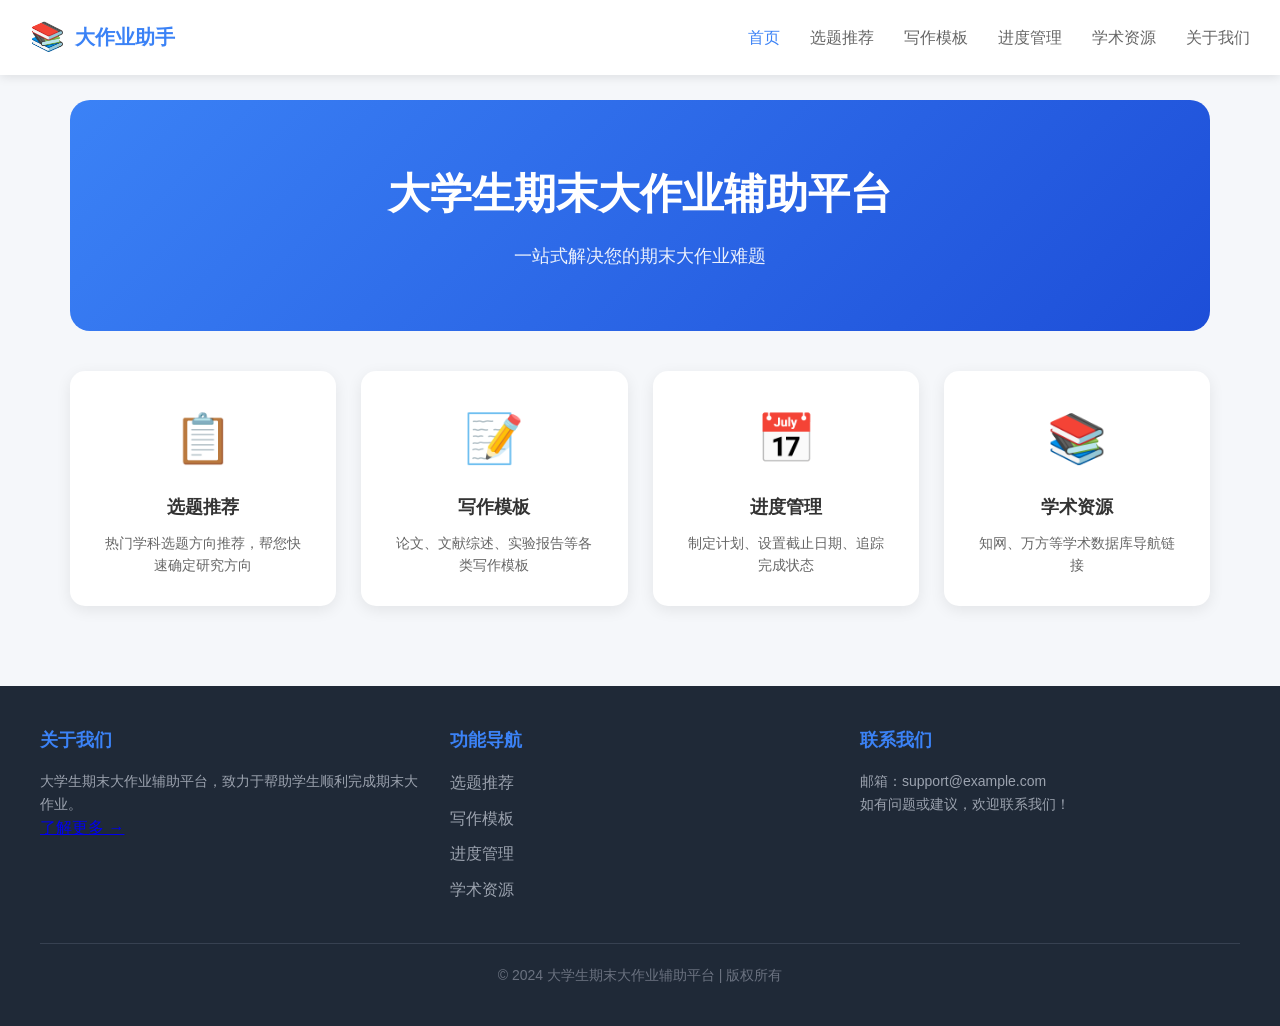
<file: index.html>
<!DOCTYPE html>
<html lang="zh-CN">
<head>
    <meta charset="UTF-8">
    <meta name="viewport" content="width=device-width, initial-scale=1.0">
    <title>大学生期末大作业辅助平台</title>
    <link rel="stylesheet" href="style.css">
</head>
<body>
    <!-- 顶部导航栏 -->
    <nav class="navbar">
        <div class="logo">
            <span class="logo-icon">📚</span>
            <span class="logo-text">大作业助手</span>
        </div>
        <ul class="nav-links">
            <li><a href="#home" class="active">首页</a></li>
            <li><a href="#topics">选题推荐</a></li>
            <li><a href="#templates">写作模板</a></li>
            <li><a href="#progress">进度管理</a></li>
            <li><a href="#resources">学术资源</a></li>
            <li><a href="about.html">关于我们</a></li>
        </ul>
    </nav>

    <!-- 主页区域 -->
    <section id="home" class="section active">
        <div class="hero">
            <h1>大学生期末大作业辅助平台</h1>
            <p>一站式解决您的期末大作业难题</p>
        </div>
        <div class="features">
            <div class="feature-card" onclick="showSection('topics')">
                <div class="feature-icon" style="color: #3B82F6;">📋</div>
                <h3>选题推荐</h3>
                <p>热门学科选题方向推荐，帮您快速确定研究方向</p>
            </div>
            <div class="feature-card" onclick="showSection('templates')">
                <div class="feature-icon" style="color: #22C55E;">📝</div>
                <h3>写作模板</h3>
                <p>论文、文献综述、实验报告等各类写作模板</p>
            </div>
            <div class="feature-card" onclick="showSection('progress')">
                <div class="feature-icon" style="color: #A855F7;">📅</div>
                <h3>进度管理</h3>
                <p>制定计划、设置截止日期、追踪完成状态</p>
            </div>
            <div class="feature-card" onclick="showSection('resources')">
                <div class="feature-icon" style="color: #F97316;">📚</div>
                <h3>学术资源</h3>
                <p>知网、万方等学术数据库导航链接</p>
            </div>
        </div>
    </section>

    <!-- 选题推荐区域 -->
    <section id="topics" class="section">
        <h2>选题推荐</h2>
        <div class="filters">
            <select id="subjectFilter" onchange="filterTopics()">
                <option value="">全部学科</option>
                <option value="计算机">计算机科学</option>
                <option value="经济">经济学</option>
                <option value="管理">管理学</option>
                <option value="文学">文学</option>
                <option value="法学">法学</option>
            </select>
            <select id="difficultyFilter" onchange="filterTopics()">
                <option value="">全部难度</option>
                <option value="简单">简单</option>
                <option value="中等">中等</option>
                <option value="困难">困难</option>
            </select>
            <input type="text" id="searchInput" placeholder="关键词搜索..." onkeyup="filterTopics()">
        </div>
        <div id="topicsList" class="topics-list"></div>
    </section>

    <!-- 写作模板区域 -->
    <section id="templates" class="section">
        <h2>写作模板</h2>
        <div class="filters">
            <select id="templateTypeFilter" onchange="filterTemplates()">
                <option value="">全部类型</option>
                <option value="论文">学术论文</option>
                <option value="综述">文献综述</option>
                <option value="报告">实验报告</option>
                <option value="设计">课程设计</option>
            </select>
        </div>
        <div id="templatesList" class="templates-list"></div>
    </section>

    <!-- 进度管理区域 -->
    <section id="progress" class="section">
        <h2>进度管理</h2>
        <div class="progress-header">
            <button class="btn-primary" onclick="showAddTaskModal()">+ 新建任务</button>
        </div>
        <div id="tasksList" class="tasks-list"></div>
    </section>

    <!-- 学术资源区域 -->
    <section id="resources" class="section">
        <h2>学术资源导航</h2>
        <div class="resources-grid">
            <div class="resource-card">
                <div class="resource-icon">📖</div>
                <h3>中国知网 (CNKI)</h3>
                <p>中国最大的学术文献数据库</p>
                <a href="https://www.cnki.net" target="_blank" class="btn-link">访问网站 →</a>
            </div>
            <div class="resource-card">
                <div class="resource-icon">📚</div>
                <h3>万方数据</h3>
                <p>学术论文、期刊、学位论文数据库</p>
                <a href="https://www.wanfangdata.com.cn" target="_blank" class="btn-link">访问网站 →</a>
            </div>
            <div class="resource-card">
                <div class="resource-icon">📄</div>
                <h3>维普期刊</h3>
                <p>中文科技期刊文献数据库</p>
                <a href="http://www.cqvip.com" target="_blank" class="btn-link">访问网站 →</a>
            </div>
            <div class="resource-card">
                <div class="resource-icon">🔬</div>
                <h3>百度学术</h3>
                <p>免费学术文献搜索平台</p>
                <a href="https://xueshu.baidu.com" target="_blank" class="btn-link">访问网站 →</a>
            </div>
            <div class="resource-card">
                <div class="resource-icon">🌐</div>
                <h3>谷歌学术</h3>
                <p>全球学术文献搜索引擎</p>
                <a href="https://scholar.google.com" target="_blank" class="btn-link">访问网站 →</a>
            </div>
            <div class="resource-card">
                <div class="resource-icon">📊</div>
                <h3>国家统计局</h3>
                <p>官方统计数据查询</p>
                <a href="http://www.stats.gov.cn" target="_blank" class="btn-link">访问网站 →</a>
            </div>
        </div>
    </section>

    <!-- 新建任务弹窗 -->
    <div id="taskModal" class="modal">
        <div class="modal-content">
            <h3>新建任务</h3>
            <form id="taskForm">
                <div class="form-group">
                    <label>任务名称</label>
                    <input type="text" id="taskName" required>
                </div>
                <div class="form-group">
                    <label>截止日期</label>
                    <input type="date" id="taskDeadline" required>
                </div>
                <div class="form-group">
                    <label>任务描述</label>
                    <textarea id="taskDesc"></textarea>
                </div>
                <div class="form-actions">
                    <button type="submit" class="btn-primary">保存</button>
                    <button type="button" class="btn-secondary" onclick="closeModal()">取消</button>
                </div>
            </form>
        </div>
    </div>

    <!-- 模板详情弹窗 -->
    <div id="templateModal" class="modal">
        <div class="modal-content modal-large">
            <h3 id="templateTitle"></h3>
            <div id="templateContent" class="template-preview"></div>
            <button class="btn-secondary" onclick="closeTemplateModal()">关闭</button>
        </div>
    </div>

    <!-- 页面底部 Footer -->
    <footer class="footer">
        <div class="footer-content">
            <div class="footer-section">
                <h4>关于我们</h4>
                <p>大学生期末大作业辅助平台，致力于帮助学生顺利完成期末大作业。</p>
                <a href="about.html" class="footer-link">了解更多 →</a>
            </div>
            <div class="footer-section">
                <h4>功能导航</h4>
                <ul class="footer-nav">
                    <li><a href="#topics">选题推荐</a></li>
                    <li><a href="#templates">写作模板</a></li>
                    <li><a href="#progress">进度管理</a></li>
                    <li><a href="#resources">学术资源</a></li>
                </ul>
            </div>
            <div class="footer-section">
                <h4>联系我们</h4>
                <p>邮箱：support@example.com</p>
                <p>如有问题或建议，欢迎联系我们！</p>
            </div>
        </div>
        <div class="footer-bottom">
            <p>© 2024 大学生期末大作业辅助平台 | 版权所有</p>
        </div>
    </footer>

    <script src="script.js"></script>
</body>
</html>
</file>
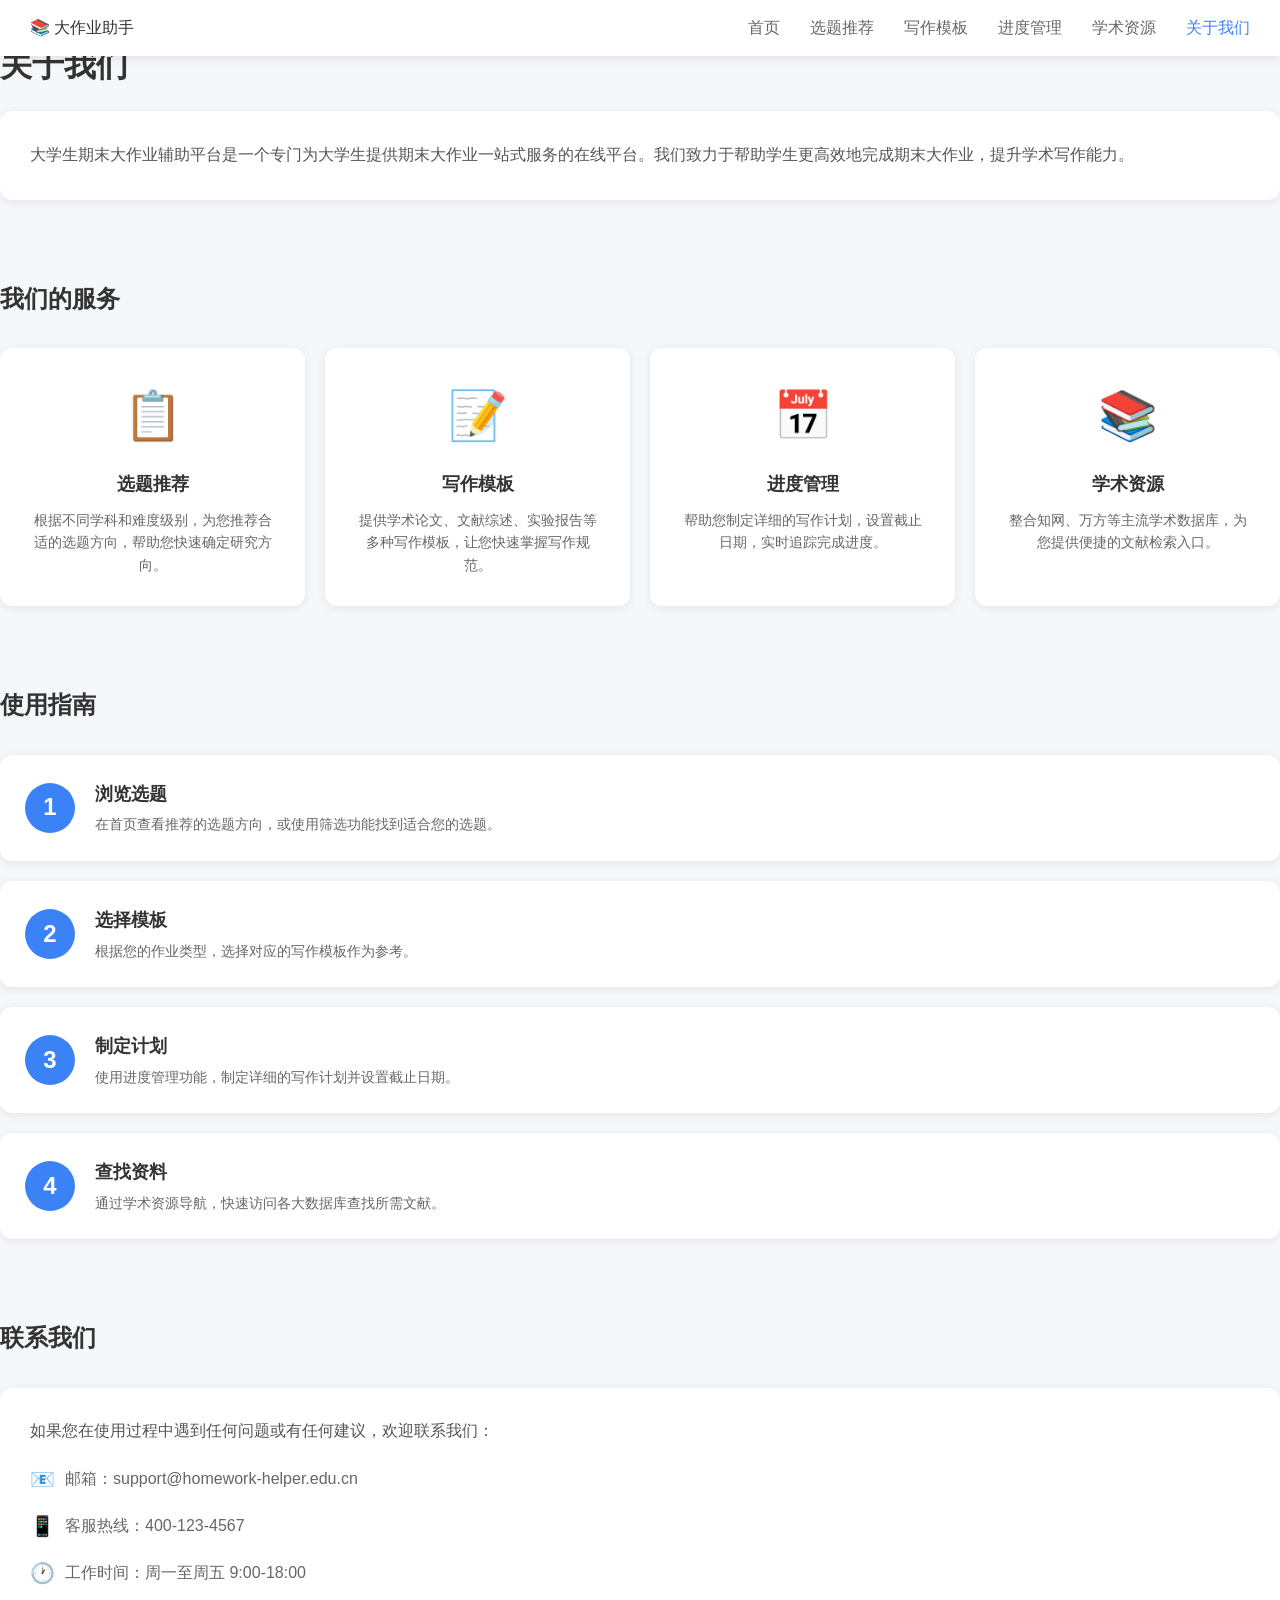
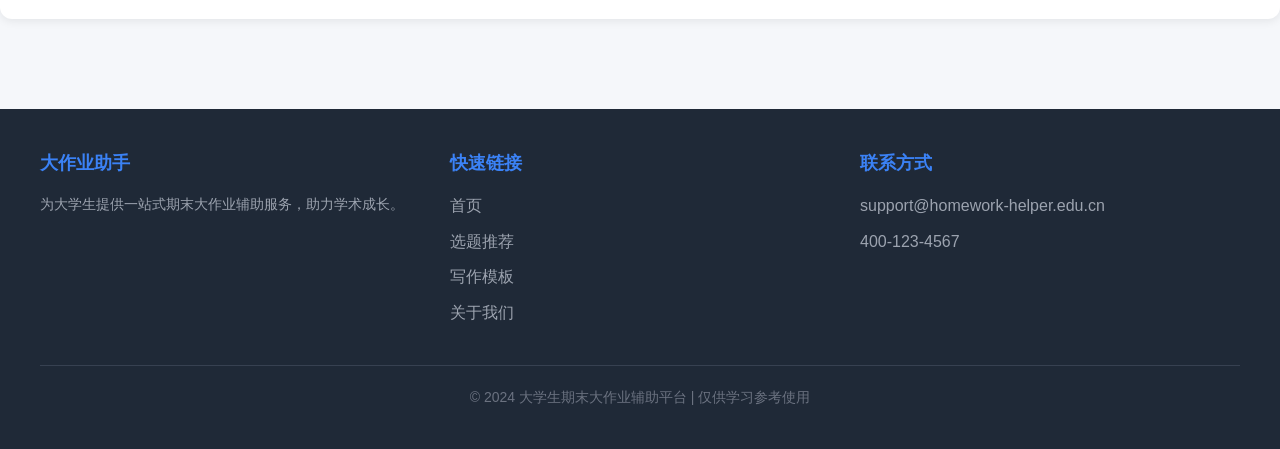
<file: about.html>
<!DOCTYPE html>
<html lang="zh-CN">
<head>
    <meta charset="UTF-8">
    <meta name="viewport" content="width=device-width, initial-scale=1.0">
    <title>关于我们 - 大学生期末大作业辅助平台</title>
    <link rel="stylesheet" href="style.css">
</head>
<body>
    <!-- 顶部导航栏 -->
    <nav class="navbar">
        <div class="nav-brand">
            <span class="nav-icon">📚</span>
            <span class="nav-title">大作业助手</span>
        </div>
        <div class="nav-links">
            <a href="index.html">首页</a>
            <a href="index.html#topics">选题推荐</a>
            <a href="index.html#templates">写作模板</a>
            <a href="index.html#progress">进度管理</a>
            <a href="index.html#resources">学术资源</a>
            <a href="about.html" class="active">关于我们</a>
        </div>
    </nav>

    <!-- 主体内容 -->
    <main class="container">
        <!-- Section 1: 平台介绍 -->
        <section class="about-section">
            <h1>关于我们</h1>
            <div class="about-intro">
                <p>大学生期末大作业辅助平台是一个专门为大学生提供期末大作业一站式服务的在线平台。我们致力于帮助学生更高效地完成期末大作业，提升学术写作能力。</p>
            </div>
        </section>

        <!-- Section 2: 我们的服务 -->
        <section class="services-section">
            <h2>我们的服务</h2>
            <div class="service-cards">
                <div class="service-card">
                    <div class="service-icon">📋</div>
                    <h3>选题推荐</h3>
                    <p>根据不同学科和难度级别，为您推荐合适的选题方向，帮助您快速确定研究方向。</p>
                </div>
                <div class="service-card">
                    <div class="service-icon">📝</div>
                    <h3>写作模板</h3>
                    <p>提供学术论文、文献综述、实验报告等多种写作模板，让您快速掌握写作规范。</p>
                </div>
                <div class="service-card">
                    <div class="service-icon">📅</div>
                    <h3>进度管理</h3>
                    <p>帮助您制定详细的写作计划，设置截止日期，实时追踪完成进度。</p>
                </div>
                <div class="service-card">
                    <div class="service-icon">📚</div>
                    <h3>学术资源</h3>
                    <p>整合知网、万方等主流学术数据库，为您提供便捷的文献检索入口。</p>
                </div>
            </div>
        </section>

        <!-- Section 3: 使用指南 -->
        <section class="guide-section">
            <h2>使用指南</h2>
            <div class="guide-steps">
                <div class="step">
                    <div class="step-number">1</div>
                    <div class="step-content">
                        <h3>浏览选题</h3>
                        <p>在首页查看推荐的选题方向，或使用筛选功能找到适合您的选题。</p>
                    </div>
                </div>
                <div class="step">
                    <div class="step-number">2</div>
                    <div class="step-content">
                        <h3>选择模板</h3>
                        <p>根据您的作业类型，选择对应的写作模板作为参考。</p>
                    </div>
                </div>
                <div class="step">
                    <div class="step-number">3</div>
                    <div class="step-content">
                        <h3>制定计划</h3>
                        <p>使用进度管理功能，制定详细的写作计划并设置截止日期。</p>
                    </div>
                </div>
                <div class="step">
                    <div class="step-number">4</div>
                    <div class="step-content">
                        <h3>查找资料</h3>
                        <p>通过学术资源导航，快速访问各大数据库查找所需文献。</p>
                    </div>
                </div>
            </div>
        </section>

        <!-- Section 4: 联系我们 -->
        <section class="contact-section">
            <h2>联系我们</h2>
            <div class="contact-info">
                <p>如果您在使用过程中遇到任何问题或有任何建议，欢迎联系我们：</p>
                <div class="contact-details">
                    <div class="contact-item">
                        <span class="contact-icon">📧</span>
                        <span>邮箱：support@homework-helper.edu.cn</span>
                    </div>
                    <div class="contact-item">
                        <span class="contact-icon">📱</span>
                        <span>客服热线：400-123-4567</span>
                    </div>
                    <div class="contact-item">
                        <span class="contact-icon">🕐</span>
                        <span>工作时间：周一至周五 9:00-18:00</span>
                    </div>
                </div>
            </div>
        </section>
    </main>

    <!-- 页脚 Footer -->
    <footer>
        <div class="footer-content">
            <div class="footer-section">
                <h4>大作业助手</h4>
                <p>为大学生提供一站式期末大作业辅助服务，助力学术成长。</p>
            </div>
            <div class="footer-section">
                <h4>快速链接</h4>
                <ul>
                    <li><a href="index.html">首页</a></li>
                    <li><a href="index.html#topics">选题推荐</a></li>
                    <li><a href="index.html#templates">写作模板</a></li>
                    <li><a href="about.html">关于我们</a></li>
                </ul>
            </div>
            <div class="footer-section">
                <h4>联系方式</h4>
                <ul>
                    <li><a href="#">support@homework-helper.edu.cn</a></li>
                    <li><a href="#">400-123-4567</a></li>
                </ul>
            </div>
        </div>
        <div class="footer-bottom">
            <p>&copy; 2024 大学生期末大作业辅助平台 | 仅供学习参考使用</p>
        </div>
    </footer>

    <style>
        /* 子页面专属样式 */
        .about-section, .services-section, .guide-section, .contact-section {
            padding: 40px 0;
        }

        .about-section h1 {
            font-size: 32px;
            color: #333;
            margin-bottom: 20px;
        }

        .about-intro {
            background: white;
            padding: 30px;
            border-radius: 12px;
            box-shadow: 0 2px 10px rgba(0, 0, 0, 0.08);
        }

        .about-intro p {
            font-size: 16px;
            line-height: 1.8;
            color: #555;
        }

        .services-section h2, .guide-section h2, .contact-section h2 {
            font-size: 24px;
            color: #333;
            margin-bottom: 30px;
        }

        .service-cards {
            display: grid;
            grid-template-columns: repeat(auto-fit, minmax(250px, 1fr));
            gap: 20px;
        }

        .service-card {
            background: white;
            padding: 30px;
            border-radius: 12px;
            box-shadow: 0 2px 10px rgba(0, 0, 0, 0.08);
            text-align: center;
            transition: transform 0.3s;
        }

        .service-card:hover {
            transform: translateY(-5px);
        }

        .service-icon {
            font-size: 48px;
            margin-bottom: 15px;
        }

        .service-card h3 {
            font-size: 18px;
            color: #333;
            margin-bottom: 10px;
        }

        .service-card p {
            color: #666;
            font-size: 14px;
            line-height: 1.6;
        }

        .guide-steps {
            display: flex;
            flex-direction: column;
            gap: 20px;
        }

        .step {
            background: white;
            padding: 25px;
            border-radius: 12px;
            box-shadow: 0 2px 10px rgba(0, 0, 0, 0.08);
            display: flex;
            align-items: center;
            gap: 20px;
        }

        .step-number {
            width: 50px;
            height: 50px;
            background: #3B82F6;
            color: white;
            border-radius: 50%;
            display: flex;
            align-items: center;
            justify-content: center;
            font-size: 24px;
            font-weight: bold;
        }

        .step-content h3 {
            font-size: 18px;
            color: #333;
            margin-bottom: 5px;
        }

        .step-content p {
            color: #666;
            font-size: 14px;
        }

        .contact-info {
            background: white;
            padding: 30px;
            border-radius: 12px;
            box-shadow: 0 2px 10px rgba(0, 0, 0, 0.08);
        }

        .contact-info > p {
            color: #555;
            margin-bottom: 20px;
        }

        .contact-details {
            display: flex;
            flex-direction: column;
            gap: 15px;
        }

        .contact-item {
            display: flex;
            align-items: center;
            gap: 10px;
            color: #666;
        }

        .contact-icon {
            font-size: 20px;
        }
    </style>
</body>
</html>
</file>
<file: style.css>
/* 基础样式 */
* {
    margin: 0;
    padding: 0;
    box-sizing: border-box;
}

body {
    font-family: 'Microsoft YaHei', Arial, sans-serif;
    background-color: #f5f7fa;
    color: #333;
    line-height: 1.6;
}

/* 导航栏样式 */
.navbar {
    background: white;
    padding: 15px 30px;
    display: flex;
    justify-content: space-between;
    align-items: center;
    box-shadow: 0 2px 10px rgba(0, 0, 0, 0.1);
    position: fixed;
    top: 0;
    width: 100%;
    z-index: 1000;
}

.logo {
    display: flex;
    align-items: center;
    gap: 10px;
}

.logo-icon {
    font-size: 28px;
}

.logo-text {
    font-size: 20px;
    font-weight: bold;
    color: #3B82F6;
}

.nav-links {
    display: flex;
    list-style: none;
    gap: 30px;
}

.nav-links a {
    text-decoration: none;
    color: #666;
    font-weight: 500;
    transition: color 0.3s;
}

.nav-links a:hover,
.nav-links a.active {
    color: #3B82F6;
}

/* 内容区域 */
.section {
    display: none;
    padding: 100px 30px 30px;
    max-width: 1200px;
    margin: 0 auto;
}

.section.active {
    display: block;
}

.section h2 {
    font-size: 28px;
    margin-bottom: 30px;
    color: #333;
}

/* 首页英雄区域 */
.hero {
    text-align: center;
    padding: 60px 20px;
    background: linear-gradient(135deg, #3B82F6 0%, #1D4ED8 100%);
    color: white;
    border-radius: 20px;
    margin-bottom: 40px;
}

.hero h1 {
    font-size: 42px;
    margin-bottom: 15px;
}

.hero p {
    font-size: 18px;
    opacity: 0.9;
}

/* 功能卡片 */
.features {
    display: grid;
    grid-template-columns: repeat(auto-fit, minmax(250px, 1fr));
    gap: 25px;
}

.feature-card {
    background: white;
    padding: 30px;
    border-radius: 15px;
    text-align: center;
    cursor: pointer;
    transition: transform 0.3s, box-shadow 0.3s;
    box-shadow: 0 4px 15px rgba(0, 0, 0, 0.08);
}

.feature-card:hover {
    transform: translateY(-5px);
    box-shadow: 0 8px 25px rgba(0, 0, 0, 0.15);
}

.feature-icon {
    font-size: 48px;
    margin-bottom: 15px;
}

.feature-card h3 {
    font-size: 18px;
    margin-bottom: 10px;
    color: #333;
}

.feature-card p {
    color: #666;
    font-size: 14px;
}

/* 筛选区域 */
.filters {
    display: flex;
    gap: 15px;
    margin-bottom: 25px;
    flex-wrap: wrap;
}

.filters select,
.filters input {
    padding: 10px 15px;
    border: 1px solid #ddd;
    border-radius: 8px;
    font-size: 14px;
    background: white;
}

.filters input {
    min-width: 200px;
}

/* 选题列表 */
.topics-list {
    display: grid;
    grid-template-columns: repeat(auto-fit, minmax(300px, 1fr));
    gap: 20px;
}

.topic-card {
    background: white;
    padding: 25px;
    border-radius: 12px;
    box-shadow: 0 2px 10px rgba(0, 0, 0, 0.08);
}

.topic-header {
    display: flex;
    justify-content: space-between;
    align-items: flex-start;
    margin-bottom: 15px;
}

.topic-title {
    font-size: 18px;
    font-weight: 600;
    color: #333;
}

.topic-badges {
    display: flex;
    gap: 8px;
}

.badge {
    padding: 4px 10px;
    border-radius: 15px;
    font-size: 12px;
    font-weight: 500;
}

.badge-subject {
    background: #E0E7FF;
    color: #3B82F6;
}

.badge-difficulty {
    background: #DCFCE7;
    color: #22C55E;
}

.badge-difficulty.hard {
    background: #FEE2E2;
    color: #EF4444;
}

.badge-difficulty.medium {
    background: #FEF3C7;
    color: #F59E0B;
}

.topic-desc {
    color: #666;
    font-size: 14px;
    margin-bottom: 15px;
}

.topic-footer {
    display: flex;
    justify-content: space-between;
    align-items: center;
}

.topic-period {
    color: #888;
    font-size: 13px;
}

/* 模板列表 */
.templates-list {
    display: grid;
    grid-template-columns: repeat(auto-fit, minmax(300px, 1fr));
    gap: 20px;
}

.template-card {
    background: white;
    padding: 25px;
    border-radius: 12px;
    box-shadow: 0 2px 10px rgba(0, 0, 0, 0.08);
}

.template-header {
    margin-bottom: 15px;
}

.template-title {
    font-size: 18px;
    font-weight: 600;
    color: #333;
    margin-bottom: 8px;
}

.template-type {
    padding: 4px 10px;
    border-radius: 15px;
    font-size: 12px;
    background: #F3E8FF;
    color: #A855F7;
}

.template-desc {
    color: #666;
    font-size: 14px;
    margin-bottom: 15px;
}

/* 进度管理 */
.progress-header {
    margin-bottom: 25px;
}

.btn-primary {
    background: #3B82F6;
    color: white;
    padding: 12px 25px;
    border: none;
    border-radius: 8px;
    font-size: 14px;
    cursor: pointer;
    transition: background 0.3s;
}

.btn-primary:hover {
    background: #2563EB;
}

.btn-secondary {
    background: #6B7280;
    color: white;
    padding: 10px 20px;
    border: none;
    border-radius: 8px;
    font-size: 14px;
    cursor: pointer;
    transition: background 0.3s;
}

.btn-secondary:hover {
    background: #4B5563;
}

.tasks-list {
    display: flex;
    flex-direction: column;
    gap: 15px;
}

.task-card {
    background: white;
    padding: 20px;
    border-radius: 12px;
    box-shadow: 0 2px 10px rgba(0, 0, 0, 0.08);
    display: flex;
    align-items: center;
    gap: 20px;
}

.task-checkbox {
    width: 24px;
    height: 24px;
    border: 2px solid #ddd;
    border-radius: 6px;
    cursor: pointer;
    display: flex;
    align-items: center;
    justify-content: center;
    transition: all 0.3s;
}

.task-checkbox.checked {
    background: #22C55E;
    border-color: #22C55E;
}

.task-checkbox.checked::after {
    content: '✓';
    color: white;
    font-size: 14px;
}

.task-info {
    flex: 1;
}

.task-name {
    font-size: 16px;
    font-weight: 500;
    color: #333;
    margin-bottom: 5px;
}

.task-name.completed {
    color: #888;
    text-decoration: line-through;
}

.task-deadline {
    font-size: 13px;
    color: #666;
}

.task-deadline urgent {
    color: #EF4444;
}

.task-actions {
    display: flex;
    gap: 10px;
}

.btn-delete {
    background: none;
    border: none;
    color: #EF4444;
    cursor: pointer;
    font-size: 18px;
}

/* 学术资源 */
.resources-grid {
    display: grid;
    grid-template-columns: repeat(auto-fit, minmax(280px, 1fr));
    gap: 20px;
}

.resource-card {
    background: white;
    padding: 25px;
    border-radius: 12px;
    box-shadow: 0 2px 10px rgba(0, 0, 0, 0.08);
    text-align: center;
}

.resource-icon {
    font-size: 40px;
    margin-bottom: 15px;
}

.resource-card h3 {
    font-size: 18px;
    margin-bottom: 10px;
    color: #333;
}

.resource-card p {
    color: #666;
    font-size: 14px;
    margin-bottom: 15px;
}

.btn-link {
    display: inline-block;
    color: #3B82F6;
    text-decoration: none;
    font-weight: 500;
    transition: color 0.3s;
}

.btn-link:hover {
    color: #1D4ED8;
}

/* 弹窗样式 */
.modal {
    display: none;
    position: fixed;
    top: 0;
    left: 0;
    width: 100%;
    height: 100%;
    background: rgba(0, 0, 0, 0.5);
    justify-content: center;
    align-items: center;
    z-index: 2000;
}

.modal.active {
    display: flex;
}

.modal-content {
    background: white;
    padding: 30px;
    border-radius: 15px;
    width: 400px;
    max-width: 90%;
}

.modal-large {
    width: 600px;
    max-height: 80vh;
    overflow-y: auto;
}

.modal-content h3 {
    font-size: 20px;
    margin-bottom: 20px;
    color: #333;
}

.form-group {
    margin-bottom: 20px;
}

.form-group label {
    display: block;
    margin-bottom: 8px;
    font-weight: 500;
    color: #333;
}

.form-group input,
.form-group textarea,
.form-group select {
    width: 100%;
    padding: 10px 15px;
    border: 1px solid #ddd;
    border-radius: 8px;
    font-size: 14px;
}

.form-group textarea {
    min-height: 100px;
    resize: vertical;
}

.form-actions {
    display: flex;
    gap: 15px;
    justify-content: flex-end;
}

/* 页脚样式 */
footer {
    background: #1F2937;
    color: white;
    padding: 40px 20px;
    margin-top: 50px;
}

.footer-content {
    max-width: 1200px;
    margin: 0 auto;
    display: grid;
    grid-template-columns: repeat(auto-fit, minmax(200px, 1fr));
    gap: 30px;
}

.footer-section h4 {
    font-size: 18px;
    margin-bottom: 15px;
    color: #3B82F6;
}

.footer-section p {
    color: #9CA3AF;
    font-size: 14px;
    line-height: 1.6;
}

.footer-section ul {
    list-style: none;
}

.footer-section ul li {
    margin-bottom: 10px;
}

.footer-section ul li a {
    color: #9CA3AF;
    text-decoration: none;
    transition: color 0.3s;
}

.footer-section ul li a:hover {
    color: #3B82F6;
}

.footer-bottom {
    max-width: 1200px;
    margin: 30px auto 0;
    padding-top: 20px;
    border-top: 1px solid #374151;
    text-align: center;
    color: #6B7280;
    font-size: 14px;
}

.template-preview {
    background: #f8f9fa;
    padding: 20px;
    border-radius: 8px;
    margin-bottom: 20px;
    font-size: 14px;
    line-height: 1.8;
    white-space: pre-wrap;
}

/* 响应式设计 */
@media (max-width: 768px) {
    .navbar {
        flex-direction: column;
        gap: 15px;
        padding: 15px;
    }
    
    .nav-links {
        gap: 15px;
    }
    
    .section {
        padding: 120px 15px 15px;
    }
    
    .hero h1 {
        font-size: 28px;
    }
    
    .filters {
        flex-direction: column;
    }
    
    .filters input {
        min-width: 100%;
    }
}
</file>
